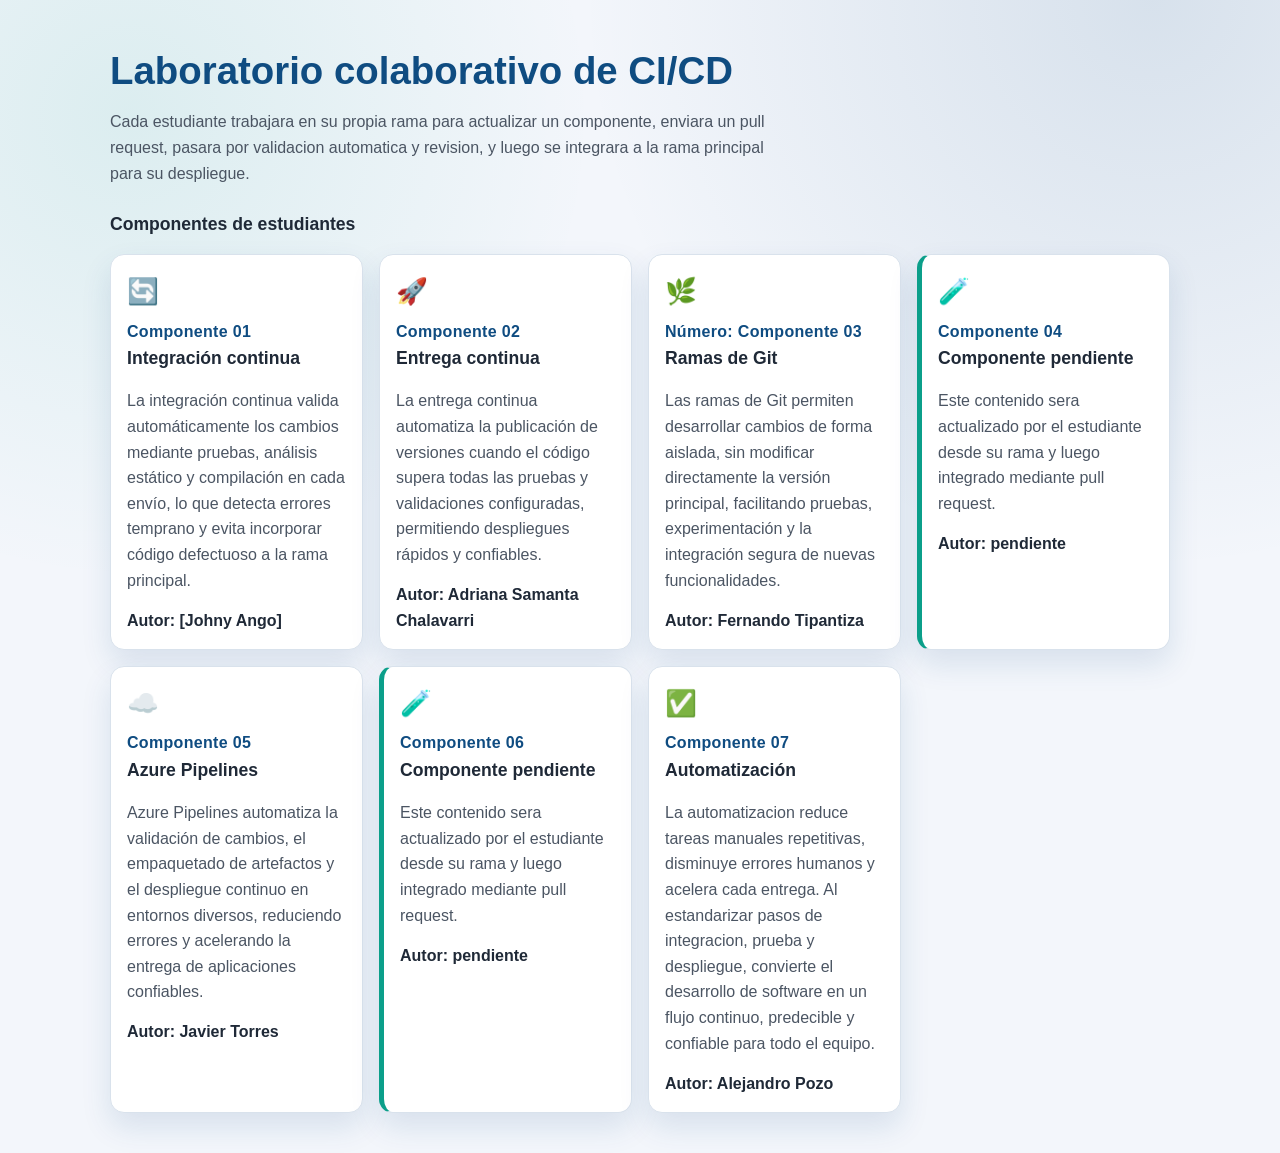
<file: index.html>
<!doctype html>
<html lang="es">
  <head>
    <meta charset="UTF-8" />
    <meta name="viewport" content="width=device-width, initial-scale=1.0" />
    <title>Laboratorio colaborativo de CI/CD</title>
    <link rel="stylesheet" href="css/styles.css" />
  </head>
  <body>
    <header class="site-header">
      <h1>Laboratorio colaborativo de CI/CD</h1>
      <p>
        Cada estudiante trabajara en su propia rama para actualizar un componente, enviara un pull request,
        pasara por validacion automatica y revision, y luego se integrara a la rama principal para su despliegue.
      </p>
    </header>

    <main>
      <section aria-labelledby="student-grid-title" class="grid-section">
        <h2 id="student-grid-title">Componentes de estudiantes</h2>
        <div id="student-grid" class="student-grid" aria-live="polite"></div>
      </section>
    </main>

    <script src="js/app.js"></script>
  </body>
</html>
</file>
<file: css/styles.css>
:root {
  --bg: #f3f6fb;
  --surface: #ffffff;
  --text: #1f2937;
  --muted: #4b5563;
  --primary: #0f4c81;
  --accent: #0b9f8a;
  --border: #d9e2ec;
  --shadow: 0 14px 30px rgba(15, 76, 129, 0.12);
}

* {
  box-sizing: border-box;
}

body {
  margin: 0;
  font-family: "Segoe UI", Tahoma, Geneva, Verdana, sans-serif;
  color: var(--text);
  background:
    radial-gradient(circle at 10% 10%, rgba(11, 159, 138, 0.1), transparent 30%),
    radial-gradient(circle at 90% 0%, rgba(15, 76, 129, 0.12), transparent 35%),
    var(--bg);
  line-height: 1.6;
}

.site-header {
  max-width: 1100px;
  margin: 0 auto;
  padding: 2.5rem 1.25rem 1.5rem;
}

.site-header h1 {
  margin: 0 0 0.5rem;
  color: var(--primary);
  font-size: clamp(1.6rem, 4vw, 2.4rem);
}

.site-header p {
  margin: 0;
  max-width: 75ch;
  color: var(--muted);
}

.grid-section {
  max-width: 1100px;
  margin: 0 auto;
  padding: 0 1.25rem 2.5rem;
}

.grid-section h2 {
  margin: 0 0 1rem;
  font-size: 1.1rem;
  color: var(--text);
}

.student-grid {
  display: grid;
  grid-template-columns: repeat(auto-fit, minmax(240px, 1fr));
  gap: 1rem;
}

.student-card {
  background: var(--surface);
  border: 1px solid var(--border);
  border-radius: 14px;
  padding: 1rem;
  box-shadow: var(--shadow);
}

.student-icon {
  font-size: 1.6rem;
  display: inline-block;
  margin-bottom: 0.4rem;
}

.student-number {
  margin: 0;
  color: var(--primary);
  font-weight: 700;
  letter-spacing: 0.02em;
}

.student-title {
  margin: 0.4rem 0;
  font-size: 1.1rem;
}

.student-description {
  margin: 0;
  color: var(--muted);
}

.student-author {
  margin: 0.9rem 0 0;
  font-weight: 600;
}

.pending {
  border-left: 5px solid var(--accent);
}

.error-message {
  margin: 0;
  color: #b42318;
  font-weight: 600;
}

@media (max-width: 640px) {
  .site-header {
    padding-top: 2rem;
  }

  .student-card {
    padding: 0.95rem;
  }
}
</file>
